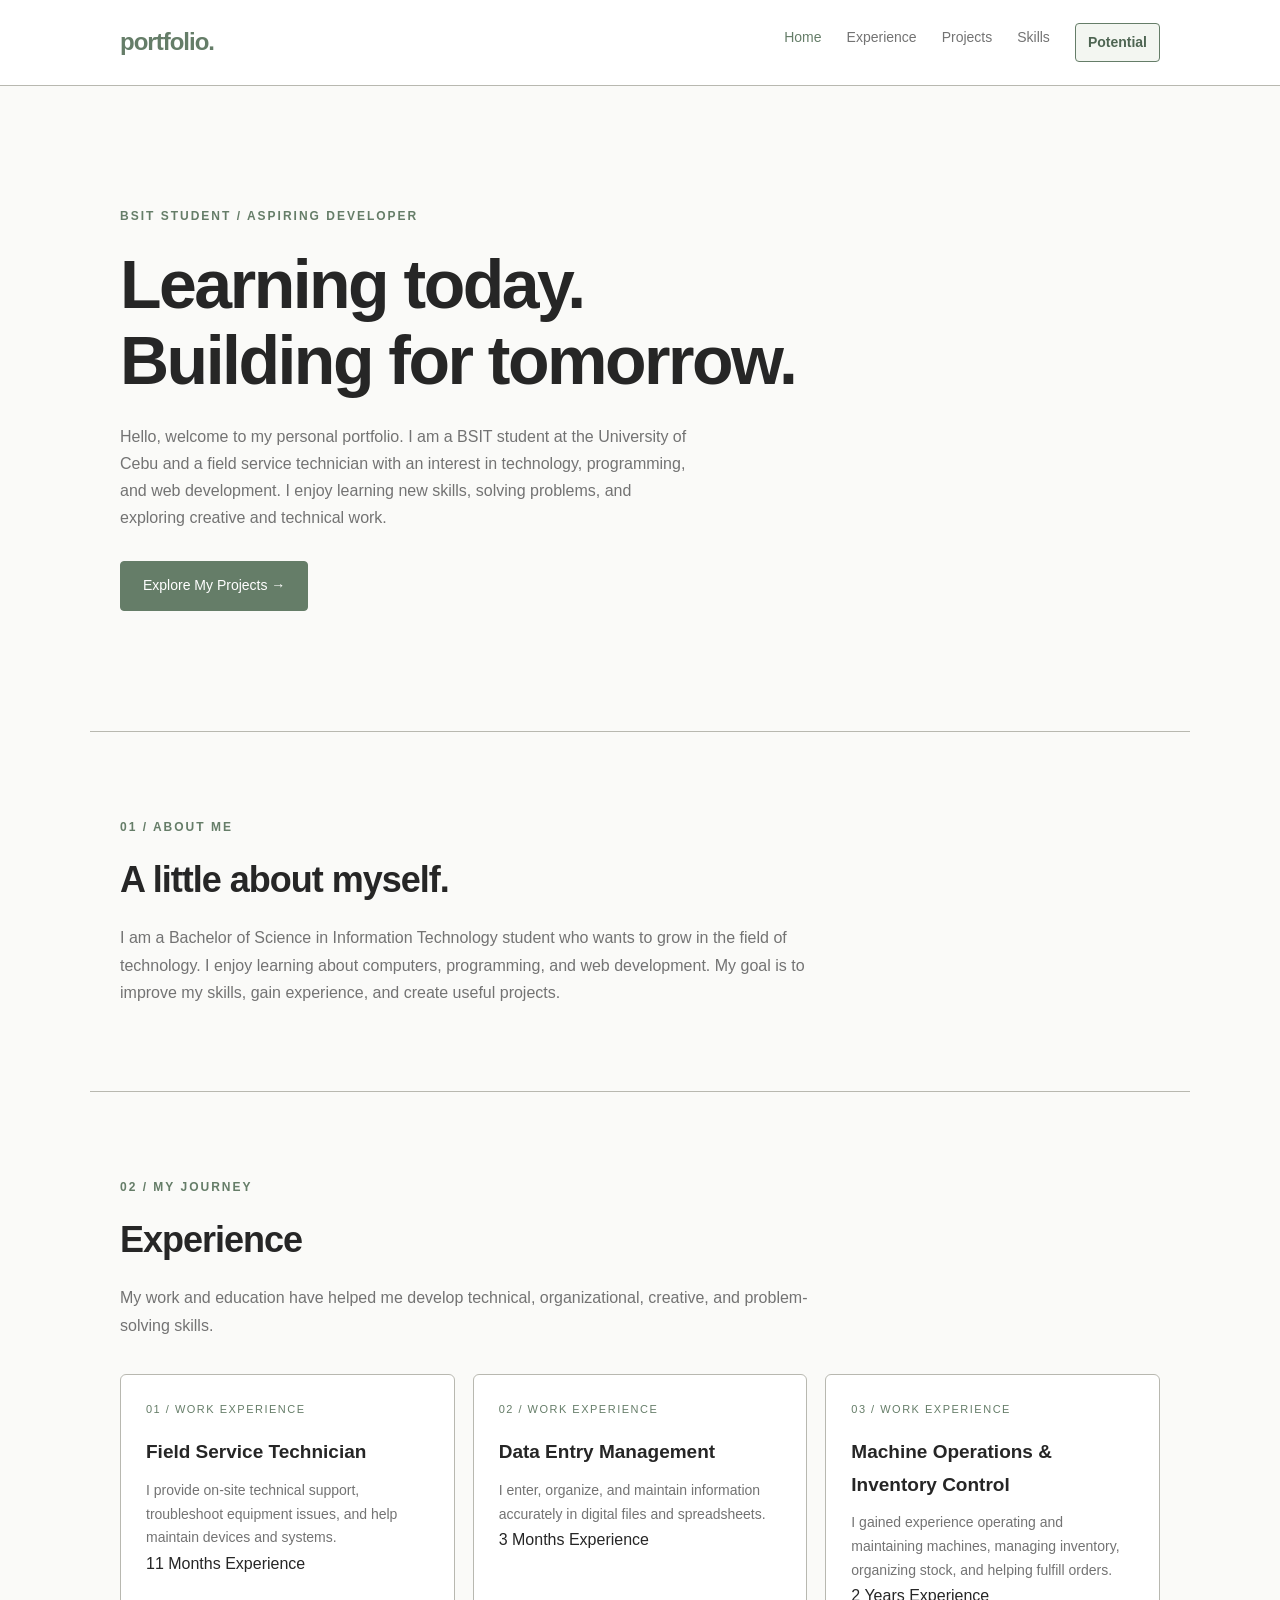
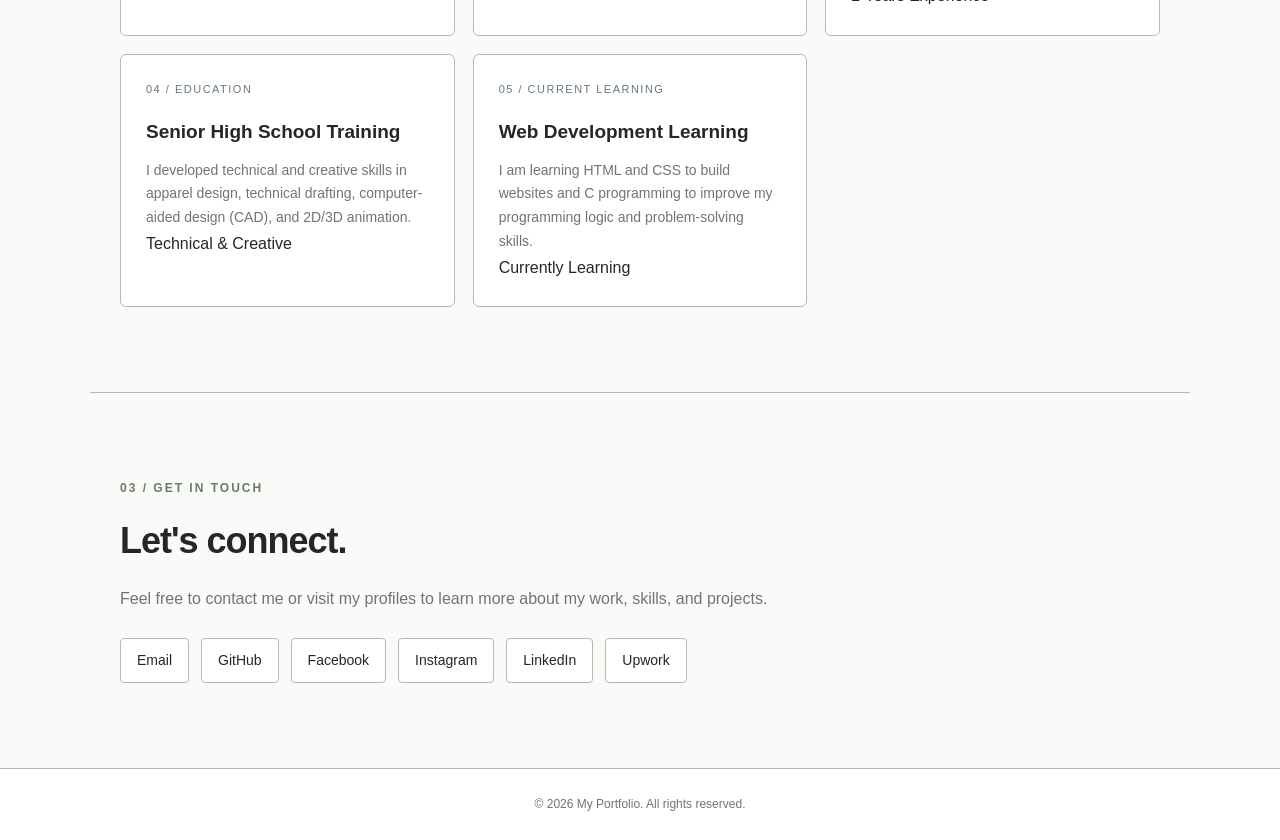
<file: index.html>
<!DOCTYPE html>
<html lang="en">
<head>
    <meta charset="UTF-8">
    <meta name="viewport" content="width=device-width, initial-scale=1.0">
    <title>Home | My Portfolio</title>
    <link rel="stylesheet" href="style.css">
</head>
<body>

    <header class="header">
        <nav class="navbar">
            <a href="index.html" class="logo">portfolio.</a>

            <ul class="nav-links">
                <li><a href="index.html" class="active">Home</a></li>
                <li><a href="index.html#experience">Experience</a></li>
                <li><a href="projects.html">Projects</a></li>
                <li><a href="skills.html">Skills</a></li>
                <li><a href="potential.html" class="potential-link">Potential</a></li>
            </ul>
        </nav>
    </header>

    <main>
        <section class="hero">
            <p class="eyebrow">BSIT STUDENT / ASPIRING DEVELOPER</p>

            <h1>Learning today.<br>Building for tomorrow.</h1>

            <p class="hero-description">
                Hello, welcome to my personal portfolio. I am a BSIT
                student at the University of Cebu and a field service
                technician with an interest in technology, programming,
                and web development. I enjoy learning new skills,
                solving problems, and exploring creative and technical work.
            </p>

            <a href="projects.html" class="button">Explore My Projects &rarr;</a>
        </section>

        <section id="about" class="section">
            <p class="eyebrow">01 / ABOUT ME</p>
            <h2>A little about myself.</h2>

            <p class="section-description">
                I am a Bachelor of Science in Information Technology
                student who wants to grow in the field of technology.
                I enjoy learning about computers, programming, and web
                development. My goal is to improve my skills, gain
                experience, and create useful projects.
            </p>
        </section>

        <section id="experience" class="section">
            <p class="eyebrow">02 / MY JOURNEY</p>
            <h2>Experience</h2>

            <p class="section-description">
                My work and education have helped me develop technical,
                organizational, creative, and problem-solving skills.
            </p>

            <div class="projects-grid">

                <article class="project-card">
                    <p class="project-number">01 / WORK EXPERIENCE</p>
                    <h3>Field Service Technician</h3>
                    <p>
                        I provide on-site technical support, troubleshoot
                        equipment issues, and help maintain devices and systems.
                    </p>
                    <span class="tag">11 Months Experience</span>
                </article>

                <article class="project-card">
                    <p class="project-number">02 / WORK EXPERIENCE</p>
                    <h3>Data Entry Management</h3>
                    <p>
                        I enter, organize, and maintain information accurately
                        in digital files and spreadsheets.
                    </p>
                    <span class="tag">3 Months Experience</span>
                </article>

                <article class="project-card">
                    <p class="project-number">03 / WORK EXPERIENCE</p>
                    <h3>Machine Operations &amp; Inventory Control</h3>
                    <p>
                        I gained experience operating and maintaining machines,
                        managing inventory, organizing stock, and helping
                        fulfill orders.
                    </p>
                    <span class="tag">2 Years Experience</span>
                </article>

                <article class="project-card">
                    <p class="project-number">04 / EDUCATION</p>
                    <h3>Senior High School Training</h3>
                    <p>
                        I developed technical and creative skills in apparel
                        design, technical drafting, computer-aided design
                        (CAD), and 2D/3D animation.
                    </p>
                    <span class="tag">Technical &amp; Creative</span>
                </article>

                <article class="project-card">
                    <p class="project-number">05 / CURRENT LEARNING</p>
                    <h3>Web Development Learning</h3>
                    <p>
                        I am learning HTML and CSS to build websites and
                        C programming to improve my programming logic and
                        problem-solving skills.
                    </p>
                    <span class="tag">Currently Learning</span>
                </article>

            </div>
        </section>

        <section id="contact" class="section">
            <p class="eyebrow">03 / GET IN TOUCH</p>
            <h2>Let's connect.</h2>

            <p class="section-description">
                Feel free to contact me or visit my profiles to learn
                more about my work, skills, and projects.
            </p>

            <div class="contact-links">
                <a href="mailto:ycong.kent@gmail.com">Email</a>
                <a href="https://github.com/YcongKentA" target="_blank" rel="noopener noreferrer">GitHub</a>
                <a href="https://www.facebook.com/kent.ycong.92/" target="_blank" rel="noopener noreferrer">Facebook</a>
                <a href="https://www.instagram.com/i_kent_lib_widawchu/" target="_blank" rel="noopener noreferrer">Instagram</a>
                <a href="https://www.linkedin.com/in/kent-ycong-404287312/" target="_blank" rel="noopener noreferrer">LinkedIn</a>
                <a href="https://www.upwork.com/freelancers/~0131c3c5abc1c757b4" target="_blank" rel="noopener noreferrer">Upwork</a>
            </div>
        </section>
    </main>

    <footer class="footer">
        <p>&copy; 2026 My Portfolio. All rights reserved.</p>
    </footer>

</body>
</html>
</file>
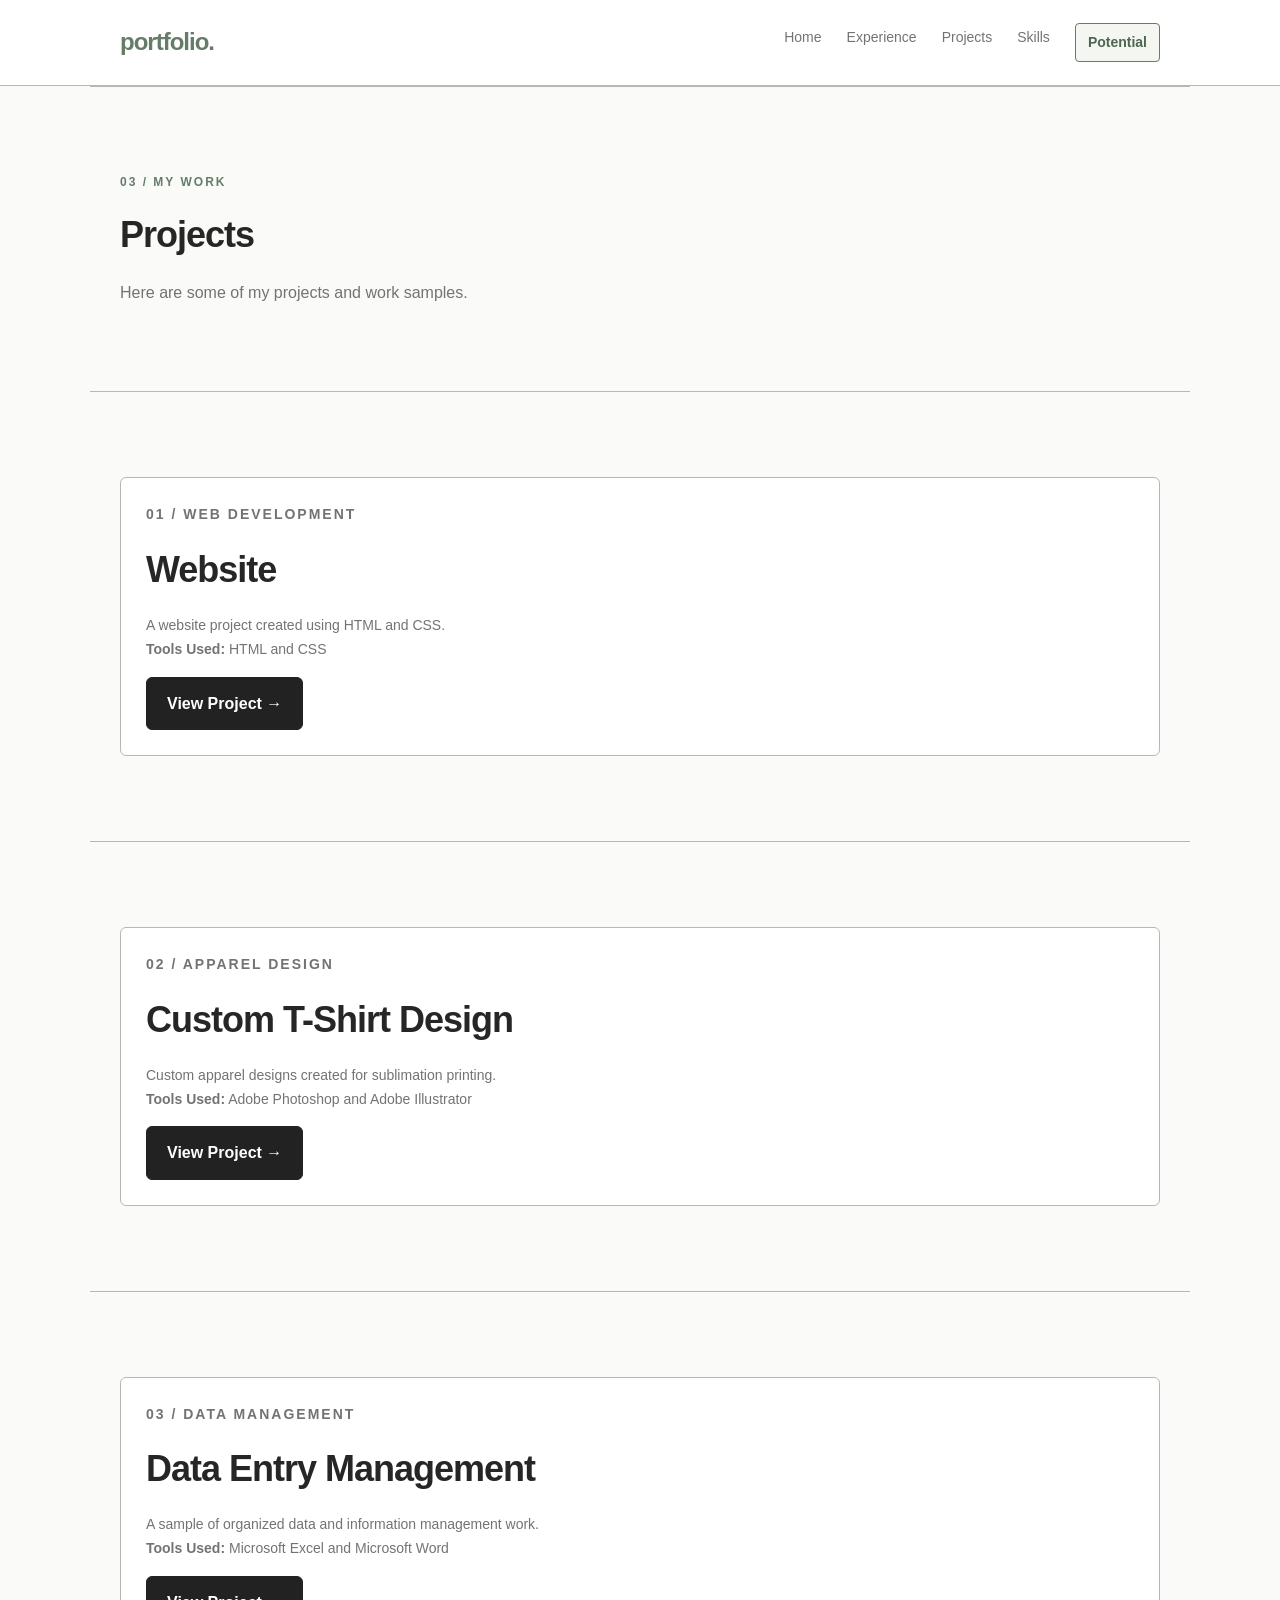
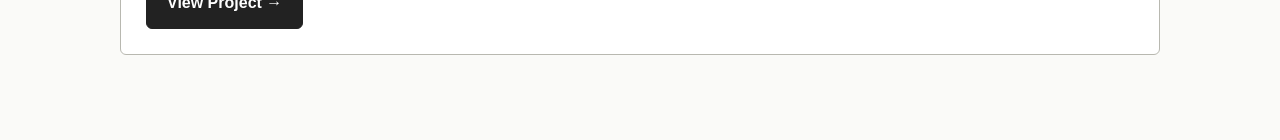
<file: projects.html>
<!DOCTYPE html>
<html lang="en">
<head>
    <meta charset="UTF-8">
    <meta name="viewport" content="width=device-width, initial-scale=1.0">
    <title>Projects | My Portfolio</title>
    <link rel="stylesheet" href="style.css">

    <style>
        .project-button {
            display: inline-block;
            margin-top: 15px;
            padding: 12px 20px;
            background-color: #222;
            color: #fff;
            border: 1px solid #222;
            border-radius: 6px;
            text-decoration: none;
            font-weight: bold;
            transition: background-color 0.2s ease;
        }

        .project-button:hover {
            background-color: #444;
        }
    </style>
</head>
<body>

    <header class="header">
        <nav class="navbar">
            <a href="index.html" class="logo">portfolio.</a>

            <ul class="nav-links">
                <li><a href="index.html">Home</a></li>
                <li><a href="index.html#experience">Experience</a></li>
                <li><a href="projects.html">Projects</a></li>
                <li><a href="skills.html">Skills</a></li>
                <li><a href="potential.html" class="potential-link">Potential</a></li>
            </ul>
        </nav>
    </header>

    <main>
        <section class="section">
            <p class="eyebrow">03 / MY WORK</p>
            <h1>Projects</h1>
            <p class="section-description">
                Here are some of my projects and work samples.
            </p>
        </section>

        <!-- Website -->
        <section class="section">
            <article class="skill-card">
                <p class="eyebrow">01 / WEB DEVELOPMENT</p>
                <h2>Website</h2>
                <p>
                    A website project created using HTML and CSS.
                </p>
                <p><strong>Tools Used:</strong> HTML and CSS</p>

                <a href="project-details/websitedetails.html"
                   class="project-button">
                    View Project &rarr;
                </a>
            </article>
        </section>

        <!-- Custom T-Shirt Design -->
        <section class="section">
            <article class="skill-card">
                <p class="eyebrow">02 / APPAREL DESIGN</p>
                <h2>Custom T-Shirt Design</h2>
                <p>
                    Custom apparel designs created for sublimation printing.
                </p>
                <p>
                    <strong>Tools Used:</strong>
                    Adobe Photoshop and Adobe Illustrator
                </p>

                <a href="project-details/apparel-design.html"
                   class="project-button">
                    View Project &rarr;
                </a>
            </article>
        </section>

        <!-- Data Entry Management -->
        <section class="section">
            <article class="skill-card">
                <p class="eyebrow">03 / DATA MANAGEMENT</p>
                <h2>Data Entry Management</h2>
                <p>
                    A sample of organized data and information management work.
                </p>
                <p>
                    <strong>Tools Used:</strong>
                    Microsoft Excel and Microsoft Word
                </p>

                <a href="project-details/data-entry.html"
                   class="project-button">
                    View Project &rarr;
                </a>
            </article>
        </section>
    </main>
</body>
</html>
</file>
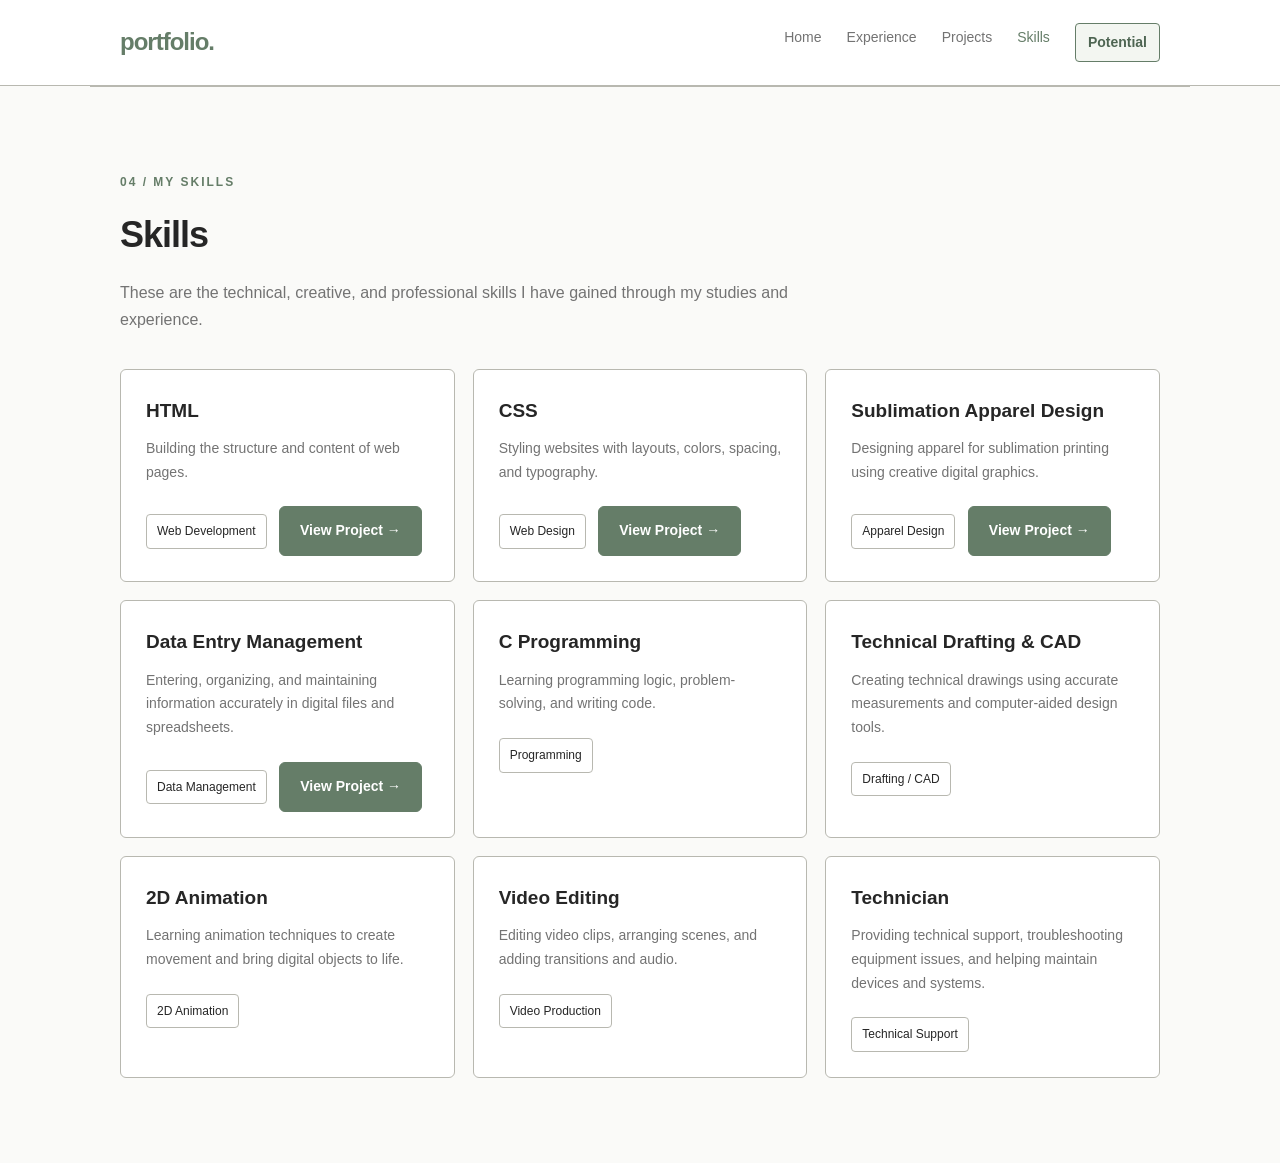
<file: skills.html>
<!DOCTYPE html>
<html lang="en">
<head>
    <meta charset="UTF-8">
    <meta name="viewport" content="width=device-width, initial-scale=1.0">
    <title>Skills | My Portfolio</title>
    <link rel="stylesheet" href="style.css">
</head>
<body>

    <!-- Navigation -->
    <header class="header">
        <nav class="navbar">
            <a href="index.html" class="logo">portfolio.</a>

            <ul class="nav-links">
                <li><a href="index.html">Home</a></li>
                <li><a href="index.html#experience">Experience</a></li>
                <li><a href="projects.html">Projects</a></li>
                <li><a href="skills.html" class="active">Skills</a></li>
                <li><a href="potential.html" class="potential-link">Potential</a></li>
            </ul>
        </nav>
    </header>

    <main>
        <!-- Skills Section -->
        <section id="skills" class="section">

            <p class="eyebrow">04 / MY SKILLS</p>

            <h1>Skills</h1>

            <p class="section-description">
                These are the technical, creative, and professional
                skills I have gained through my studies and experience.
            </p>

            <div class="skills-grid">

                <!-- HTML -->
                <article class="skill-card">
                    <h3>HTML</h3>
                    <p>
                        Building the structure and content
                        of web pages.
                    </p>
                    <span class="tag">Web Development</span>

                    <a href="project-details/websitedetails.html" class="project-link">
                        View Project &rarr;
                    </a>
                </article>

                <!-- CSS -->
                <article class="skill-card">
                    <h3>CSS</h3>
                    <p>
                        Styling websites with layouts, colors,
                        spacing, and typography.
                    </p>
                    <span class="tag">Web Design</span>

                    <a href="project-details/websitedetails.html" class="project-link">
                        View Project &rarr;
                    </a>
                </article>
                <!-- Full Sublimation Apparel Design -->
                <article class="skill-card">
                    <h3>Sublimation Apparel Design</h3>
                    <p>
                      Designing apparel for sublimation printing using creative digital graphics.
                    </p>
                    <span class="tag">Apparel Design</span>

                    <a href="project-details/apparel-design.html" class="project-link">
                        View Project &rarr;
                    </a>
                </article>

                <!-- Data Entry Management -->
                <article class="skill-card">
                    <h3>Data Entry Management</h3>
                    <p>
                        Entering, organizing, and maintaining
                        information accurately in digital files
                        and spreadsheets.
                    </p>
                    <span class="tag">Data Management</span>

                    <a href="project-details/data-entry.html" class="project-link">
                        View Project &rarr;
                     </a>
                </article>

                <!-- C Programming -->
                <article class="skill-card">
                    <h3>C Programming</h3>
                    <p>
                        Learning programming logic,
                        problem-solving, and writing code.
                    </p>
                    <span class="tag">Programming</span>
                </article>


                <!-- Technical Drafting and CAD -->
                <article class="skill-card">
                    <h3>Technical Drafting &amp; CAD</h3>
                    <p>
                        Creating technical drawings using accurate
                        measurements and computer-aided design tools.
                    </p>
                    <span class="tag">Drafting / CAD</span>
                </article>

                <!-- 2D/3D Animation -->
                <article class="skill-card">
                    <h3>2D Animation</h3>
                    <p>
                        Learning animation techniques to create
                        movement and bring digital objects to life.
                    </p>
                    <span class="tag">2D Animation</span>
                </article>



                <!-- Video Editing -->
                <article class="skill-card">
                    <h3>Video Editing</h3>
                    <p>
                        Editing video clips, arranging scenes,
                        and adding transitions and audio.
                    </p>
                    <span class="tag">Video Production</span>
                </article>

                <!-- Technician -->
                <article class="skill-card">
                    <h3>Technician</h3>
                    <p>
                        Providing technical support, troubleshooting
                        equipment issues, and helping maintain
                        devices and systems.
                    </p>
                    <span class="tag">Technical Support</span>
                </article>

            </div>
        </section>
    </main>

</body>
</html>
</file>
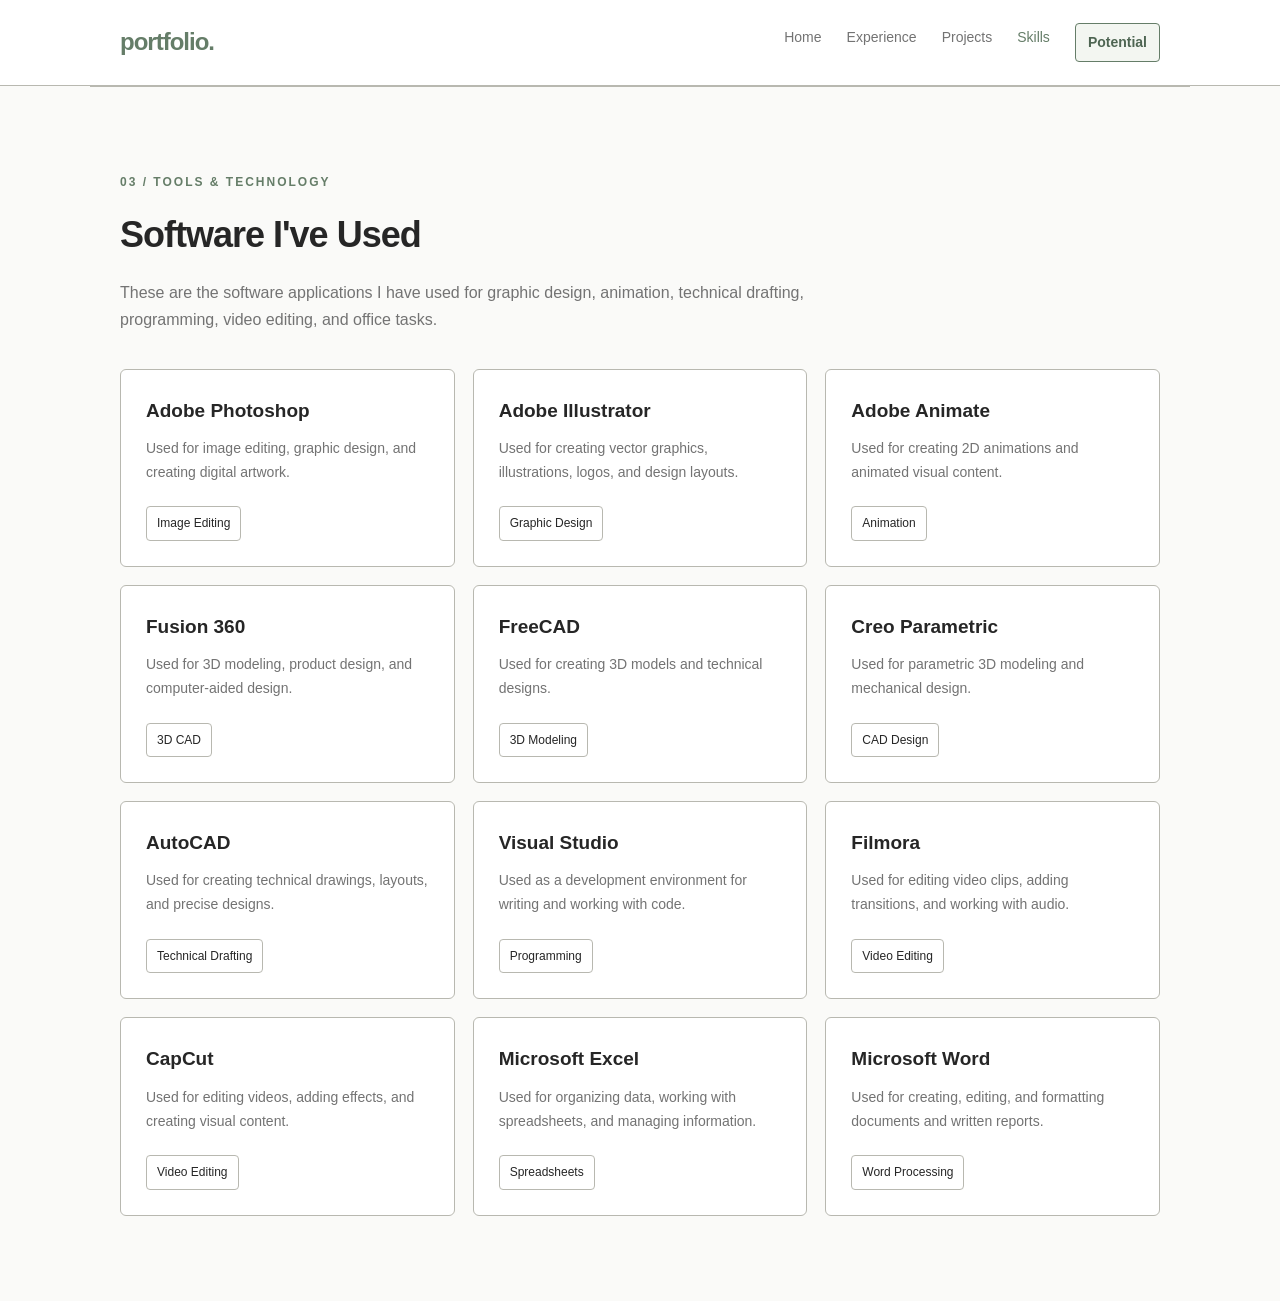
<file: software.html>
<!DOCTYPE html>
<html lang="en">
<head>
    <meta charset="UTF-8">
    <meta name="viewport" content="width=device-width, initial-scale=1.0">
    <title>Software I've Used | My Portfolio</title>
    <link rel="stylesheet" href="style.css">
</head>
<body>

    <!-- Navigation -->
    <header class="header">
        <nav class="navbar">
            <a href="index.html" class="logo">portfolio.</a>

          
            <ul class="nav-links">
                <li><a href="index.html">Home</a></li>
                <li><a href="index.html#experience">Experience</a></li>
                <li><a href="projects.html">Projects</a></li>
                <li><a href="skills.html" class="active">Skills</a></li>
                <li><a href="potential.html" class="potential-link">Potential</a></li>
            </ul>

        </nav>
    </header>

    <main>
        <!-- Software Section -->
        <section class="section">
            <p class="eyebrow">03 / TOOLS &amp; TECHNOLOGY</p>

            <h1>Software I've Used</h1>

            <p class="section-description">
                These are the software applications I have used
                for graphic design, animation, technical drafting,
                programming, video editing, and office tasks.
            </p>

            <div class="skills-grid">

                <!-- Graphic Design -->
                <article class="skill-card">
                    <h3>Adobe Photoshop</h3>
                    <p>
                        Used for image editing, graphic design,
                        and creating digital artwork.
                    </p>
                    <span class="tag">Image Editing</span>
                </article>

                <article class="skill-card">
                    <h3>Adobe Illustrator</h3>
                    <p>
                        Used for creating vector graphics,
                        illustrations, logos, and design layouts.
                    </p>
                    <span class="tag">Graphic Design</span>
                </article>

                <!-- Animation -->
                <article class="skill-card">
                    <h3>Adobe Animate</h3>
                    <p>
                        Used for creating 2D animations
                        and animated visual content.
                    </p>
                    <span class="tag">Animation</span>
                </article>

                <!-- CAD Software -->
                <article class="skill-card">
                    <h3>Fusion 360</h3>
                    <p>
                        Used for 3D modeling, product design,
                        and computer-aided design.
                    </p>
                    <span class="tag">3D CAD</span>
                </article>

                <article class="skill-card">
                    <h3>FreeCAD</h3>
                    <p>
                        Used for creating 3D models
                        and technical designs.
                    </p>
                    <span class="tag">3D Modeling</span>
                </article>

                <article class="skill-card">
                    <h3>Creo Parametric</h3>
                    <p>
                        Used for parametric 3D modeling
                        and mechanical design.
                    </p>
                    <span class="tag">CAD Design</span>
                </article>

                <article class="skill-card">
                    <h3>AutoCAD</h3>
                    <p>
                        Used for creating technical drawings,
                        layouts, and precise designs.
                    </p>
                    <span class="tag">Technical Drafting</span>
                </article>

                <!-- Programming -->
                <article class="skill-card">
                    <h3>Visual Studio</h3>
                    <p>
                        Used as a development environment
                        for writing and working with code.
                    </p>
                    <span class="tag">Programming</span>
                </article>

                <!-- Video Editing -->
                <article class="skill-card">
                    <h3>Filmora</h3>
                    <p>
                        Used for editing video clips,
                        adding transitions, and working with audio.
                    </p>
                    <span class="tag">Video Editing</span>
                </article>

                <article class="skill-card">
                    <h3>CapCut</h3>
                    <p>
                        Used for editing videos, adding effects,
                        and creating visual content.
                    </p>
                    <span class="tag">Video Editing</span>
                </article>

                <!-- Microsoft Office -->
                <article class="skill-card">
                    <h3>Microsoft Excel</h3>
                    <p>
                        Used for organizing data, working with
                        spreadsheets, and managing information.
                    </p>
                    <span class="tag">Spreadsheets</span>
                </article>

                <article class="skill-card">
                    <h3>Microsoft Word</h3>
                    <p>
                        Used for creating, editing, and formatting
                        documents and written reports.
                    </p>
                    <span class="tag">Word Processing</span>
                </article>

            </div>
        </section>
    </main>

</body>
</html>
</file>
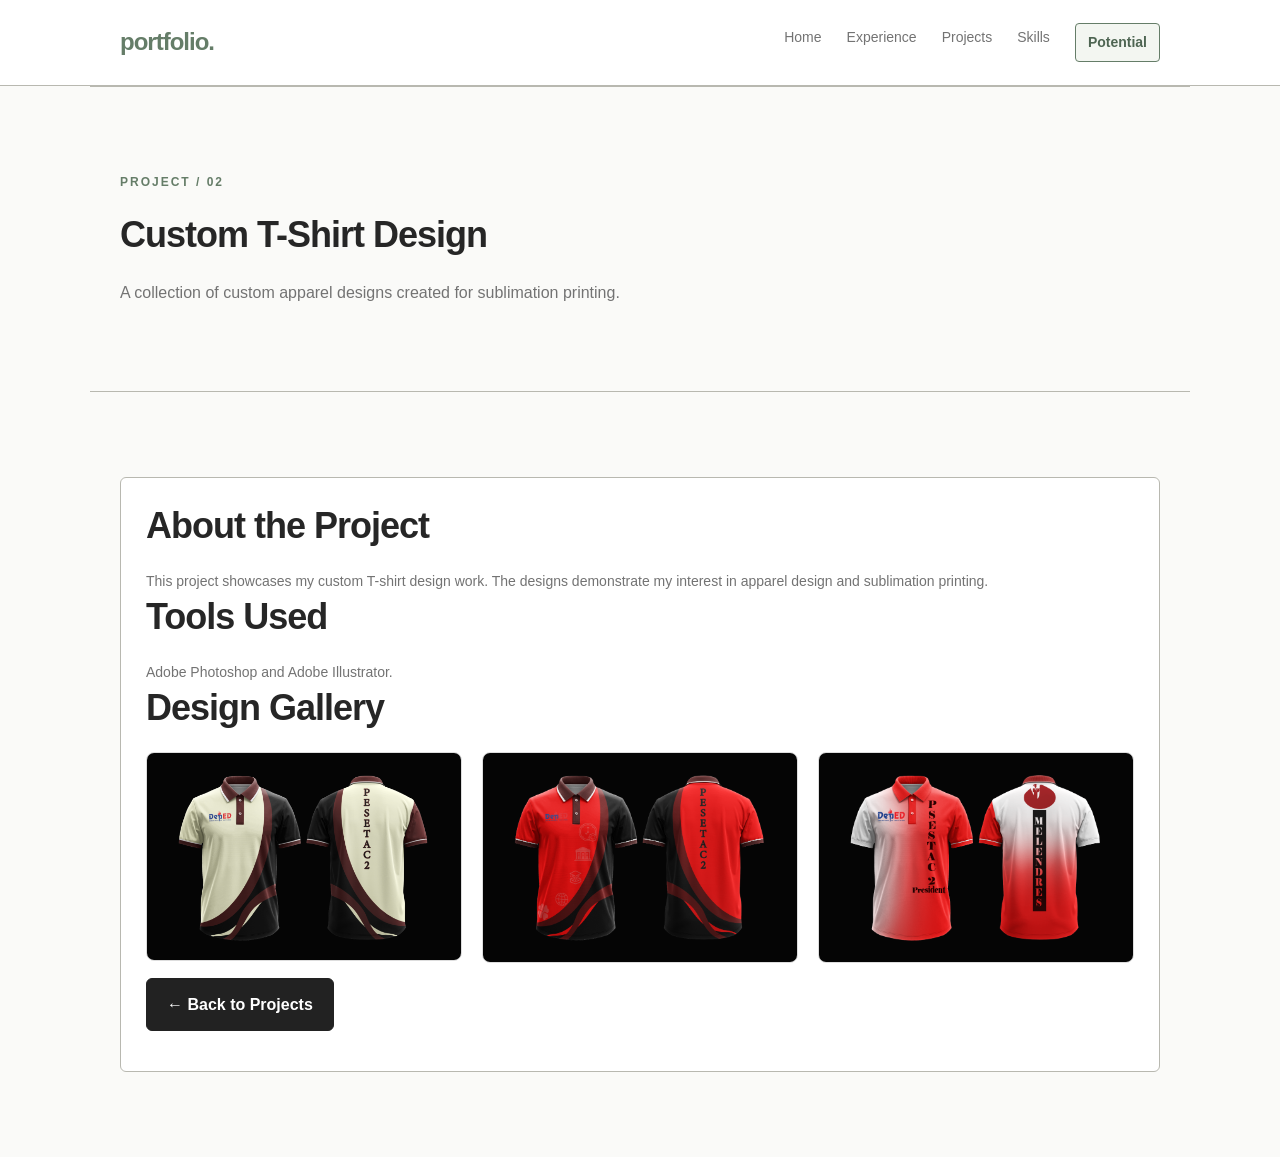
<file: project-details/apparel-design.html>
<!DOCTYPE html>
<html lang="en">
<head>
    <meta charset="UTF-8">
    <meta name="viewport" content="width=device-width, initial-scale=1.0">
    <title>Custom T-Shirt Design | My Portfolio</title>
    <link rel="stylesheet" href="../style.css">

    <style>
        .live-button {
            display: inline-block;
            margin: 15px 0;
            padding: 12px 20px;
            background-color: #222;
            color: #fff;
            border: 1px solid #222;
            border-radius: 6px;
            text-decoration: none;
            font-weight: bold;
            transition: background-color 0.2s ease;
        }

        .live-button:hover {
            background-color: #444;
        }

        .project-images {
            display: grid;
            grid-template-columns: repeat(auto-fit, minmax(220px, 1fr));
            gap: 20px;
            margin-top: 20px;
        }

        .project-images img {
            width: 100%;
            height: auto;
            display: block;
            border-radius: 8px;
            border: 1px solid #ddd;
        }
    </style>
</head>
<body>

    <header class="header">
        <nav class="navbar">
            <a href="../index.html" class="logo">portfolio.</a>

            <ul class="nav-links">
                <li><a href="../index.html">Home</a></li>
                <li><a href="../index.html#experience">Experience</a></li>
                <li><a href="../projects.html">Projects</a></li>
                <li><a href="../skills.html">Skills</a></li>
                <li><a href="../potential.html" class="potential-link">Potential</a></li>
            </ul>
        </nav>
    </header>

    <main>
        <section class="section">
            <p class="eyebrow">PROJECT / 02</p>
            <h1>Custom T-Shirt Design</h1>

            <p class="section-description">
                A collection of custom apparel designs created for
                sublimation printing.
            </p>
        </section>

        <section class="section">
            <article class="skill-card">
                <h2>About the Project</h2>
                <p>
                    This project showcases my custom T-shirt design
                    work. The designs demonstrate my interest in
                    apparel design and sublimation printing.
                </p>

                <h2>Tools Used</h2>
                <p>Adobe Photoshop and Adobe Illustrator.</p>

                <h2>Design Gallery</h2>

                <div class="project-images">
                    <img src="SubP/Sub1.png" alt="Custom T-shirt design 1">
                    <img src="SubP/Sub2.png" alt="Custom T-shirt design 2">
                    <img src="SubP/Sub3.png" alt="Custom T-shirt design 3">
                </div>

                <a href="../projects.html" class="live-button">
                    &larr; Back to Projects
                </a>
            </article>
        </section>
    </main>
</body>
</html>
</file>
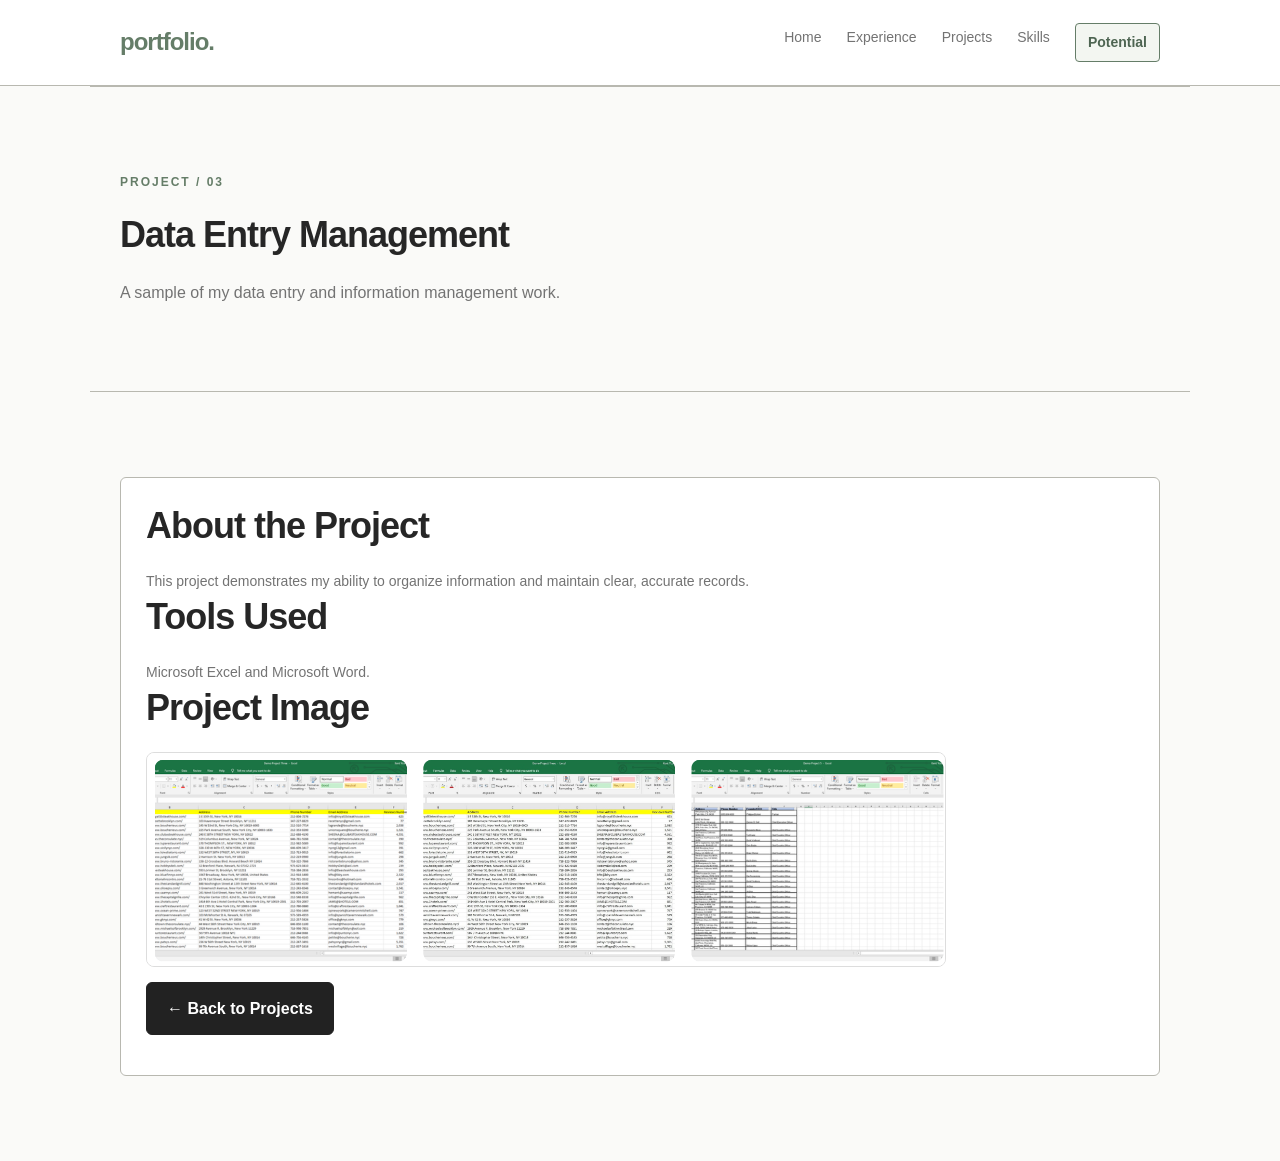
<file: project-details/data-entry.html>
<!DOCTYPE html>
<html lang="en">
<head>
    <meta charset="UTF-8">
    <meta name="viewport" content="width=device-width, initial-scale=1.0">
    <title>Data Entry Management | My Portfolio</title>
    <link rel="stylesheet" href="../style.css">

    <style>
        .live-button {
            display: inline-block;
            margin: 15px 0;
            padding: 12px 20px;
            background-color: #222;
            color: #fff;
            border: 1px solid #222;
            border-radius: 6px;
            text-decoration: none;
            font-weight: bold;
            transition: background-color 0.2s ease;
        }

        .live-button:hover {
            background-color: #444;
        }

        .project-image {
            width: 100%;
            max-width: 800px;
            height: auto;
            display: block;
            margin-top: 20px;
            border-radius: 8px;
            border: 1px solid #ddd;
        }
    </style>
</head>
<body>

    <header class="header">
        <nav class="navbar">
            <a href="../index.html" class="logo">portfolio.</a>

            <ul class="nav-links">
                <li><a href="../index.html">Home</a></li>
                <li><a href="../index.html#experience">Experience</a></li>
                <li><a href="../projects.html">Projects</a></li>
                <li><a href="../skills.html">Skills</a></li>
                <li><a href="../potential.html" class="potential-link">Potential</a></li>
            </ul>
        </nav>
    </header>

    <main>
        <section class="section">
            <p class="eyebrow">PROJECT / 03</p>
            <h1>Data Entry Management</h1>

            <p class="section-description">
                A sample of my data entry and information management work.
            </p>
        </section>

        <section class="section">
            <article class="skill-card">
                <h2>About the Project</h2>
                <p>
                    This project demonstrates my ability to organize
                    information and maintain clear, accurate records.
                </p>

                <h2>Tools Used</h2>
                <p>Microsoft Excel and Microsoft Word.</p>

                <h2>Project Image</h2>

                <img
                    src="DataEntry/DataE.png"
                    alt="Data entry management project"
                    class="project-image"
                >

                <a href="../projects.html" class="live-button">
                    &larr; Back to Projects
                </a>
            </article>
        </section>
    </main>
</body>
</html>
</file>
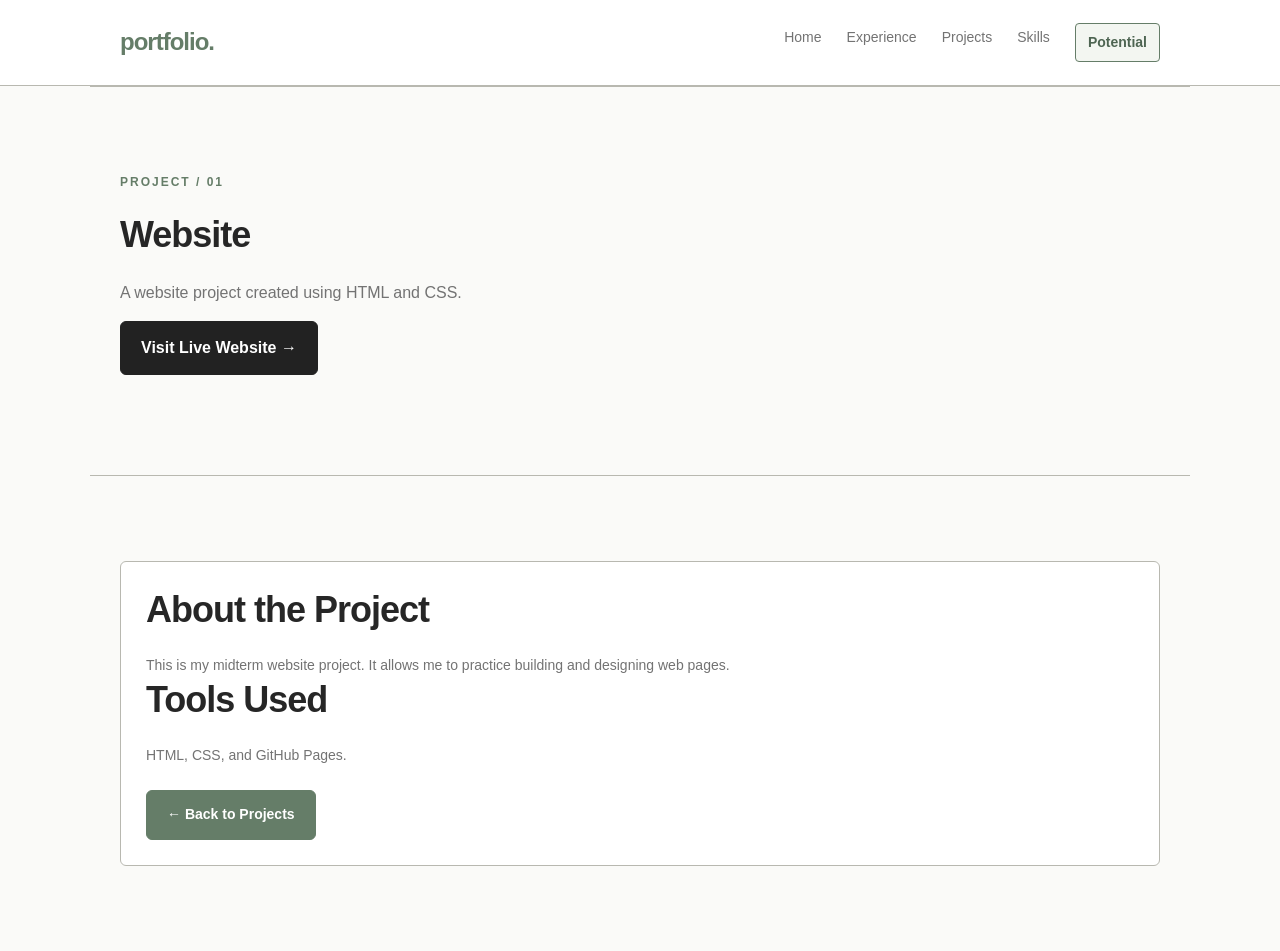
<file: project-details/websitedetails.html>
<!DOCTYPE html>
<html lang="en">
<head>
    <meta charset="UTF-8">
    <meta name="viewport" content="width=device-width, initial-scale=1.0">
    <title>Website Project | My Portfolio</title>
    <link rel="stylesheet" href="../style.css">

    <style>
        .live-button {
            display: inline-block;
            margin: 15px 0;
            padding: 12px 20px;
            background-color: #222;
            color: #fff;
            border: 1px solid #222;
            border-radius: 6px;
            text-decoration: none;
            font-weight: bold;
            transition: background-color 0.2s ease;
        }

        .live-button:hover {
            background-color: #444;
        }
    </style>
</head>
<body>

    <header class="header">
        <nav class="navbar">
            <a href="../index.html" class="logo">portfolio.</a>

            <ul class="nav-links">
                <li><a href="../index.html">Home</a></li>
                <li><a href="../index.html#experience">Experience</a></li>
                <li><a href="../projects.html">Projects</a></li>
                <li><a href="../skills.html">Skills</a></li>
                <li><a href="../potential.html" class="potential-link">Potential</a></li>
            </ul>
        </nav>
    </header>

    <main>
        <section class="section">
            <p class="eyebrow">PROJECT / 01</p>
            <h1>Website</h1>

            <p class="section-description">
                A website project created using HTML and CSS.
            </p>

            <a
                href="https://ycongkenta.github.io/MIDTERM_PROJ_YCONG/"
                class="live-button"
                target="_blank"
                rel="noopener noreferrer"
            >
                Visit Live Website &rarr;
            </a>
        </section>

        <section class="section">
            <article class="skill-card">
                <h2>About the Project</h2>
                <p>
                    This is my midterm website project. It allows me
                    to practice building and designing web pages.
                </p>

                <h2>Tools Used</h2>
                <p>HTML, CSS, and GitHub Pages.</p>

                <a href="../projects.html" class="project-link">
                    &larr; Back to Projects
                </a>
            </article>
        </section>
    </main>
</body>
</html>
</file>
<file: style.css>
/* 1. Reset and global styles */
* {
    margin: 0;
    padding: 0;
    box-sizing: border-box;
    scroll-behavior: smooth;
}

:root {
    --background: #fafaf8;
    --surface: #ffffff;
    --text: #262626;
    --muted: #737373;
    --border: #b8b8b0;
    --accent: #657d68;
    --accent-hover: #4e6552;
}

body {
    font-family: Arial, Helvetica, sans-serif;
    background-color: var(--background);
    color: var(--text);
    line-height: 1.7;
}

/* 2. Navigation bar */
.header {
    background-color: var(--surface);
    border-bottom: 1px solid var(--border);
}

.navbar {
    max-width: 1100px;
    margin: 0 auto;
    padding: 22px 30px;
    display: flex;
    justify-content: space-between;
    align-items: center;
    gap: 24px;
}

.logo {
    font-size: 24px;
    font-weight: 700;
    color: var(--accent);
    text-decoration: none;
    letter-spacing: -1px;
}

.nav-links {
    display: flex;
    gap: 25px;
    list-style: none;
}

.nav-links a {
    color: var(--muted);
    text-decoration: none;
    font-size: 14px;
    transition: color 0.2s ease;
}

.nav-links a:hover,
.nav-links a.active {
    color: var(--accent);
}

/* 3. Home section */
.hero {
    max-width: 1100px;
    min-height: 570px;
    margin: 0 auto;
    padding: 120px 30px;
    display: flex;
    flex-direction: column;
    align-items: flex-start;
    justify-content: center;
    background-color: var(--background);
}

.eyebrow {
    color: var(--accent);
    font-size: 12px;
    font-weight: 700;
    letter-spacing: 2px;
    margin-bottom: 20px;
}

.hero h1 {
    max-width: 750px;
    font-size: clamp(40px, 6vw, 68px);
    line-height: 1.12;
    letter-spacing: -2.5px;
    margin-bottom: 24px;
    color: var(--text);
}

.hero-description {
    max-width: 580px;
    color: var(--muted);
    margin-bottom: 30px;
}

/* 4. General buttons */
.button {
    display: inline-block;
    background-color: var(--accent);
    color: #ffffff;
    text-decoration: none;
    padding: 12px 22px;
    border: 1px solid var(--accent);
    border-radius: 4px;
    font-size: 14px;
    transition: background-color 0.2s ease,
                color 0.2s ease;
}

.button:hover {
    background-color: var(--accent-hover);
    border-color: var(--accent-hover);
    color: #ffffff;
}

/* 5. General sections */
.section {
    max-width: 1100px;
    margin: 0 auto;
    padding: 85px 30px;
    border-top: 1px solid var(--border);
}

.section h1,
.section h2 {
    font-size: 36px;
    line-height: 1.25;
    letter-spacing: -1px;
    margin-bottom: 22px;
    color: var(--text);
}

.section-description {
    max-width: 700px;
    color: var(--muted);
}

/* 6. Skills and projects grid */
.skills-grid,
.projects-grid {
    display: grid;
    grid-template-columns: repeat(3, minmax(0, 1fr));
    gap: 18px;
    margin-top: 35px;
}

/* Skill cards */
.skill-card {
    padding: 25px;
    border: 1px solid var(--border);
    border-radius: 6px;
    background-color: var(--surface);
    transition: transform 0.2s ease,
                border-color 0.2s ease;
}

.skill-card:hover {
    transform: translateY(-4px);
    border-color: var(--accent);
}

/* Project cards */
.project-card {
    height: 100%;
    padding: 25px;
    border: 1px solid var(--border);
    border-radius: 6px;
    background-color: var(--surface);
    transition: transform 0.2s ease,
                border-color 0.2s ease;
}

.project-card:hover {
    transform: translateY(-4px);
    border-color: var(--accent);
}

/* Card headings and descriptions */
.skill-card h3,
.project-card h3 {
    font-size: 19px;
    margin-bottom: 10px;
    color: var(--text);
}

.skill-card p,
.project-card > p:not(.project-number) {
    font-size: 14px;
    color: var(--muted);
}

/* Project number */
.project-number {
    color: var(--accent);
    font-size: 11px;
    letter-spacing: 1.5px;
    margin-bottom: 18px;
}

/* 7. Skill tags */
.skill-card .tag {
    display: inline-block;
    vertical-align: middle;
    margin-top: 22px;
    margin-right: 8px;
    padding: 6px 10px;
    border: 1px solid var(--border);
    border-radius: 4px;
    background-color: var(--surface);
    color: var(--text);
    font-size: 12px;
}

/* 8. View Project button */
.project-action,
.skill-card a.project-action,
.skill-card a.project-link {
    display: inline-block;
    vertical-align: middle;
    margin-top: 22px;
    padding: 12px 20px;
    background-color: var(--accent);
    color: #ffffff !important;
    border: 1px solid var(--accent);
    border-radius: 6px;
    font-size: 14px;
    font-weight: bold;
    line-height: 1.7;
    text-decoration: none !important;
    box-sizing: border-box;
    transition: background-color 0.2s ease,
                border-color 0.2s ease,
                transform 0.2s ease;
}

/* Remove any arrow added by CSS */
.project-action::after,
.project-link::after {
    content: none !important;
}

/* Button hover effect */
.project-action:hover,
.skill-card a.project-action:hover,
.skill-card a.project-link:hover {
    background-color: var(--accent-hover);
    border-color: var(--accent-hover);
    color: #ffffff !important;
    text-decoration: none !important;
    transform: translateY(-2px);
}

/* 9. Contact and social media links */
.contact-links {
    display: flex;
    flex-wrap: wrap;
    gap: 12px;
    margin-top: 25px;
}

.contact-links a {
    display: inline-block;
    color: var(--text);
    text-decoration: none;
    font-size: 14px;
    padding: 10px 16px;
    border: 1px solid var(--border);
    border-radius: 4px;
    background-color: var(--surface);
    transition: border-color 0.2s ease,
                color 0.2s ease;
}

.contact-links a:hover {
    color: var(--accent);
    border-color: var(--accent);
}

/* 10. Footer */
.footer {
    background-color: var(--surface);
    border-top: 1px solid var(--border);
    padding: 25px 30px;
    text-align: center;
    color: var(--muted);
    font-size: 12px;
}

/* 11. Tablet and mobile screens */
@media (max-width: 700px) {
    .navbar {
        align-items: flex-start;
        flex-direction: column;
    }

    .nav-links {
        gap: 16px;
        flex-wrap: wrap;
    }

    .hero {
        min-height: auto;
        padding-top: 100px;
        padding-bottom: 100px;
    }

    .hero h1 {
        letter-spacing: -1.5px;
    }

    .section {
        padding-top: 60px;
        padding-bottom: 60px;
    }

    .skills-grid,
    .projects-grid {
        grid-template-columns: 1fr;
    }

    .contact-links {
        gap: 10px;
    }
}

/* 12. Keyboard accessibility */
a:focus-visible {
    outline: 2px solid var(--accent);
    outline-offset: 5px;
}

/* 13. Project links */
.project-link {
    color: inherit;
    text-decoration: none;
}

.project-link .project-card {
    height: 100%;
}

.project-link:focus-visible {
    outline: 2px solid var(--accent);
    outline-offset: 5px;
}

/* Highlighted Potential navigation link */
.nav-links a.potential-link {
    display: inline-block;
    padding: 7px 12px;
    border: 1px solid #657d68;
    border-radius: 4px;
    color: #4e6552;
    font-weight: bold;
    background-color: #f3f6f1;
}

.nav-links a.potential-link:hover,
.nav-links a.potential-link.active {
    background-color: #657d68;
    border-color: #657d68;
    color: #ffffff;
}

/* Potential page headline */
.potential-page {
    min-height: calc(100vh - 80px);
    display: flex;
    align-items: center;
    justify-content: center;
    padding: 60px 30px;
    text-align: center;
}

.potential-page h1 {
    max-width: 1000px;
    font-size: clamp(42px, 8vw, 88px);
    line-height: 1.1;
    letter-spacing: -2px;
    color: #262626;
}

.potential-page h1 span {
    color: #657d68;
}

/* Mobile navigation */
@media (max-width: 700px) {
    .nav-links {
        gap: 12px;
        flex-wrap: wrap;
    }

    .nav-links a.potential-link {
        padding: 6px 9px;
    }

    .potential-page h1 {
        letter-spacing: -1px;
    }
}
</file>
